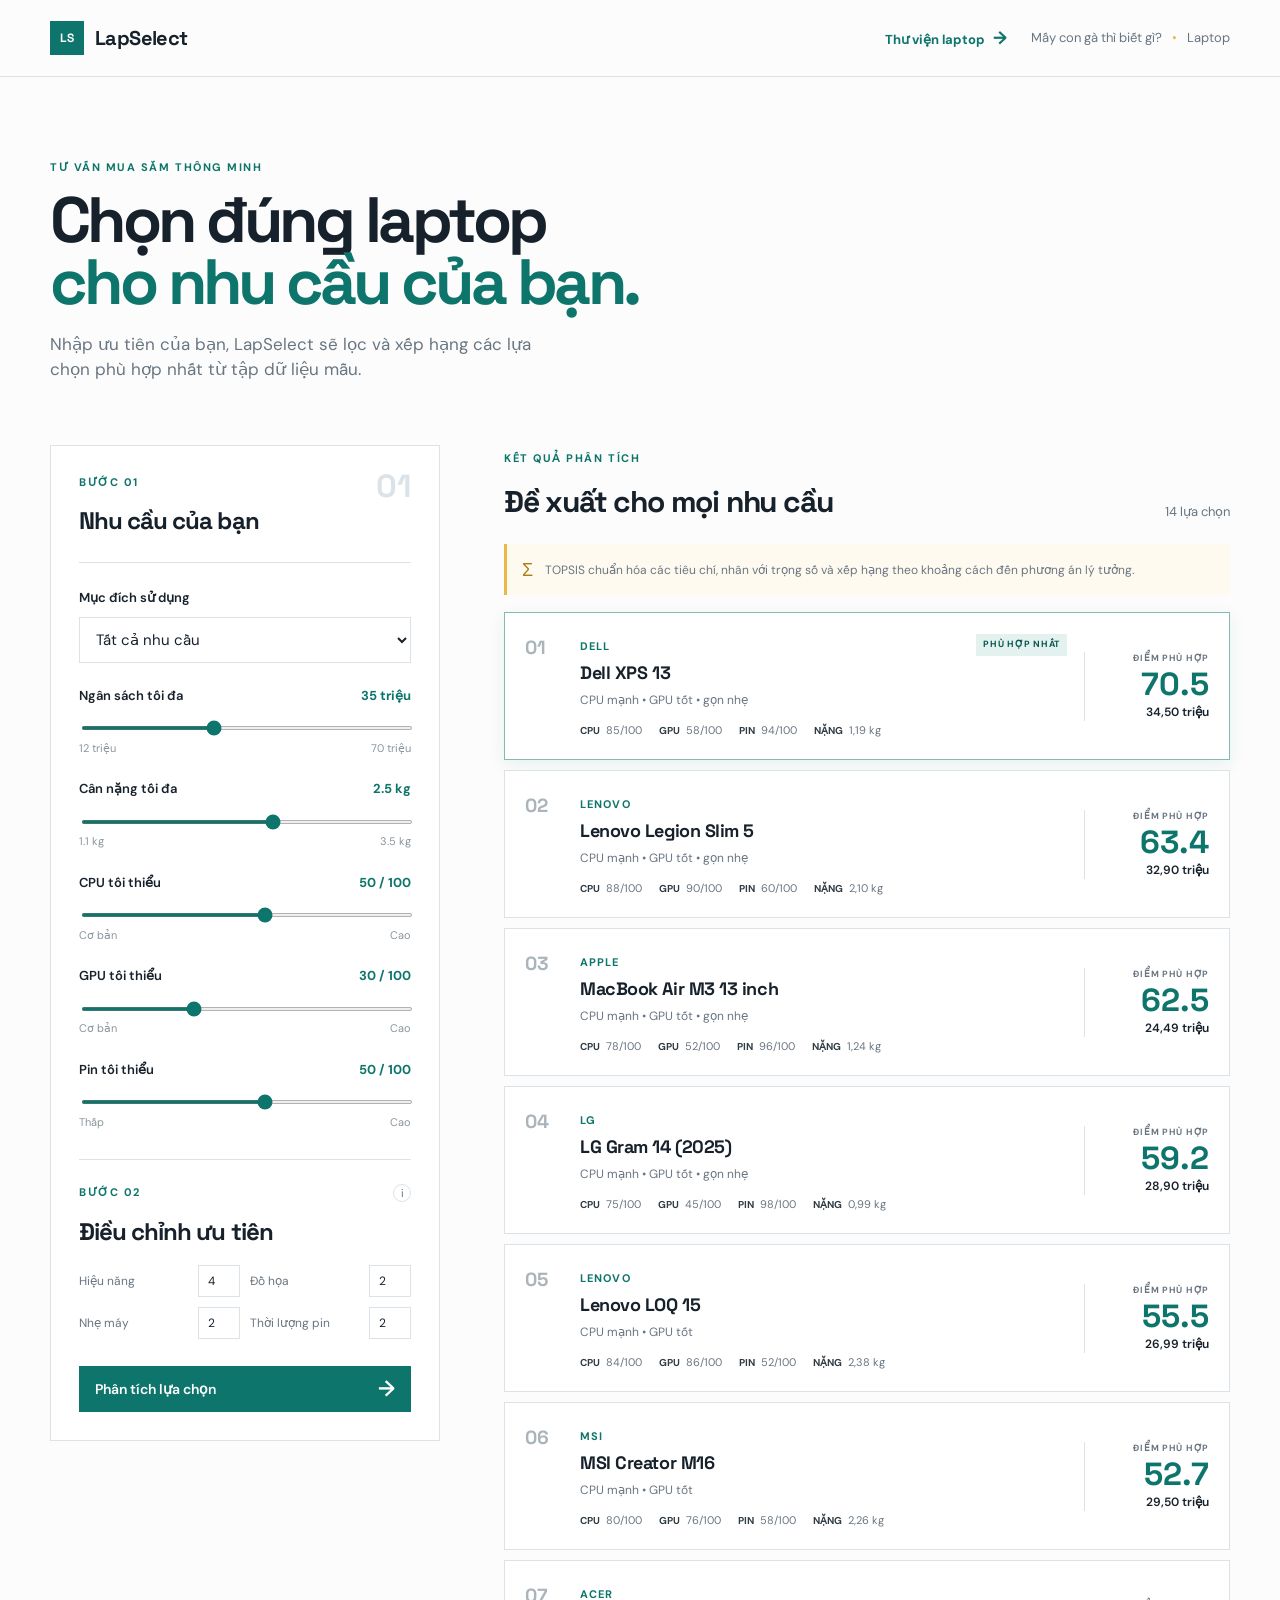
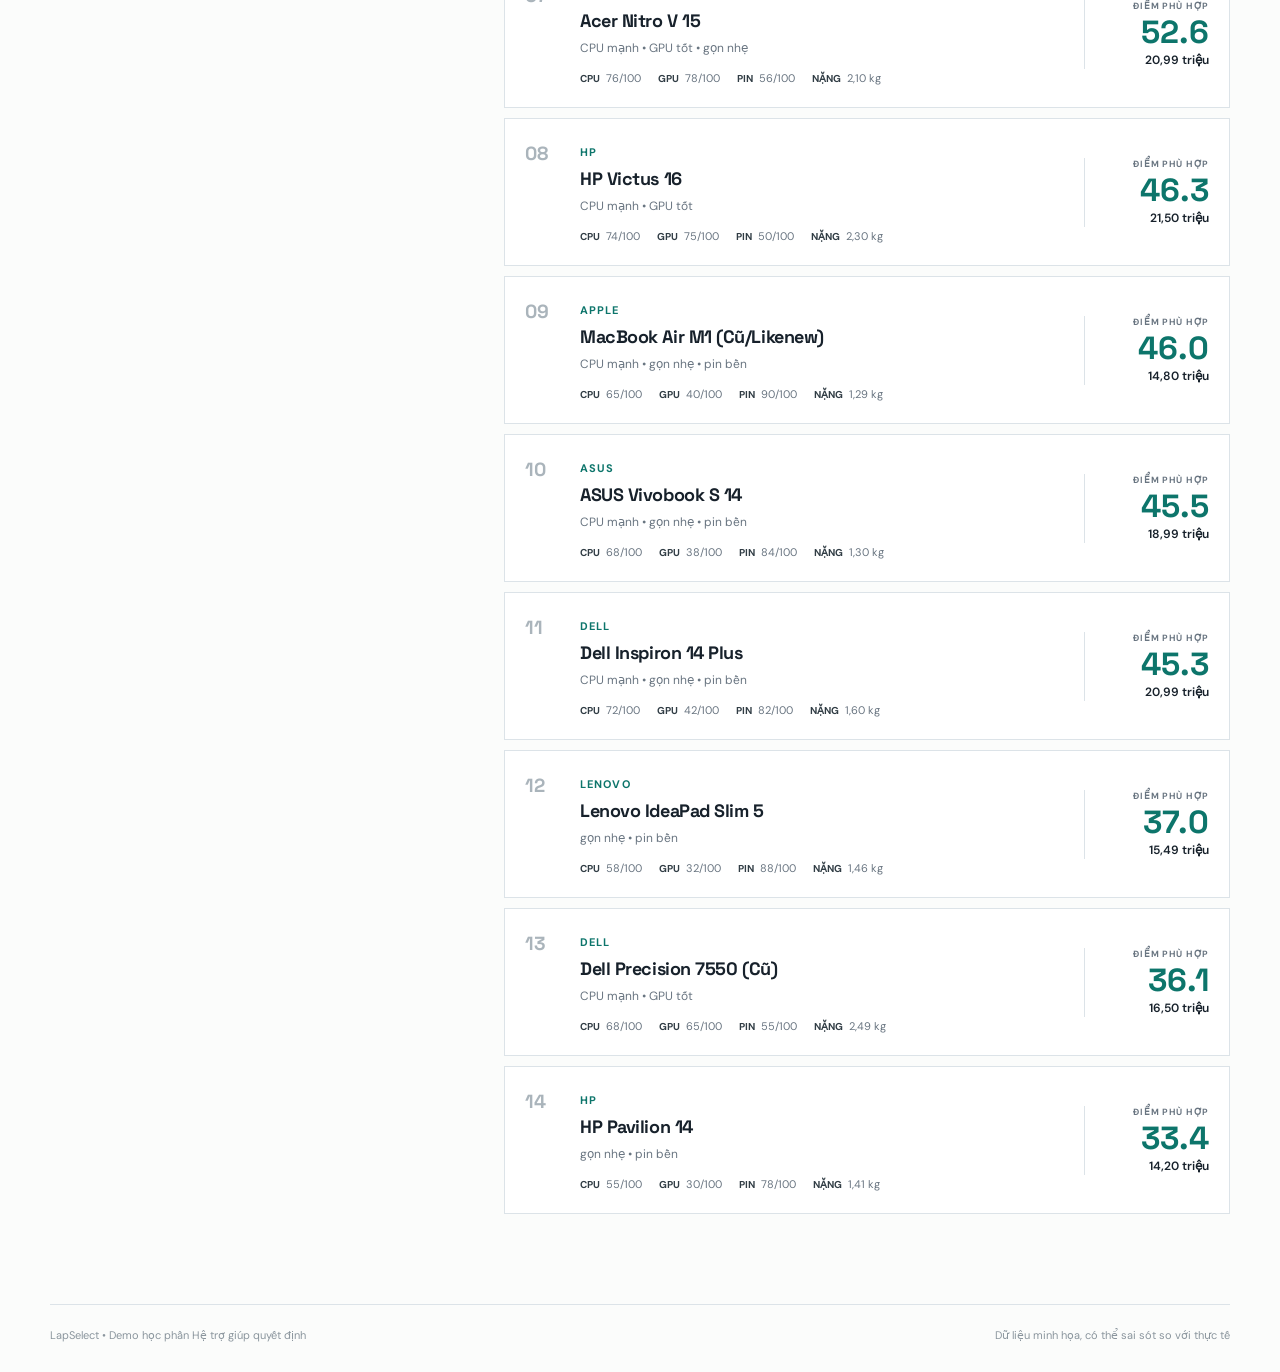
<file: index.html>
<!DOCTYPE html>
<html lang="vi">
<head>
  <meta charset="UTF-8">
  <meta name="viewport" content="width=device-width, initial-scale=1.0">
  <title>LapSelect | Tư vấn chọn laptop</title>
  <link rel="preconnect" href="https://fonts.googleapis.com">
  <link rel="preconnect" href="https://fonts.gstatic.com" crossorigin>
  <link href="https://fonts.googleapis.com/css2?family=DM+Sans:wght@400;500;600;700&family=Space+Grotesk:wght@500;600;700&display=swap" rel="stylesheet">
  <link rel="stylesheet" href="fegdchinh.css">
  <link rel="stylesheet" href="laptop-gallery.css">
</head>
<body>
  <header class="site-header">
    <div class="container header-inner">
      <a class="brand" href="giaodienchinh.html" aria-label="LapSelect trang chủ">
        <span class="brand-mark">LS</span>
        <span>LapSelect</span>
      </a>
      <div class="header-actions">
        <a class="library-link" href="giaodienphu1.html">Thư viện laptop <span>→</span></a>
        <div class="header-note">Mấy con gà thì biết gì? <span>•</span> Laptop</div>
      </div>
    </div>
  </header>

  <main class="container">
    <section class="intro">
      <p class="eyebrow">TƯ VẤN MUA SẮM THÔNG MINH</p>
      <h1>Chọn đúng laptop<br><em>cho nhu cầu của bạn.</em></h1>
      <p class="intro-copy">Nhập ưu tiên của bạn, LapSelect sẽ lọc và xếp hạng các lựa chọn phù hợp nhất từ tập dữ liệu mẫu.</p>
    </section>

    <div class="workspace">
      <aside class="panel form-panel">
        <div class="panel-heading">
          <div>
            <p class="section-label">BƯỚC 01</p>
            <h2>Nhu cầu của bạn</h2>
          </div>
          <span class="step-number">01</span>
        </div>

        <form id="recommendation-form">
          <div class="field-group">
            <label for="need">Mục đích sử dụng</label>
            <select id="need" name="need">
              <option value="all">Tất cả nhu cầu</option>
              <option value="van_phong">Văn phòng / Học tập</option>
              <option value="gaming">Gaming</option>
              <option value="do_hoa">Đồ họa / Trạm</option>
            </select>
          </div>

          <div class="field-group">
            <label for="budget">Ngân sách tối đa <output id="budget-value">35 triệu</output></label>
            <input id="budget" name="budget" type="range" min="12" max="70" step="1" value="35">
            <div class="range-meta"><span>12 triệu</span><span>70 triệu</span></div>
          </div>

          <div class="field-group">
            <label for="weight">Cân nặng tối đa <output id="weight-value">2.5 kg</output></label>
            <input id="weight" name="weight" type="range" min="1.1" max="3.5" step="0.1" value="2.5">
            <div class="range-meta"><span>1.1 kg</span><span>3.5 kg</span></div>
          </div>

          <div class="field-group">
            <label for="cpu">CPU tối thiểu <output id="cpu-value">50 / 100</output></label>
            <input id="cpu" name="cpu" type="range" min="0" max="90" step="5" value="50">
            <div class="range-meta"><span>Cơ bản</span><span>Cao</span></div>
          </div>

          <div class="field-group">
            <label for="gpu">GPU tối thiểu <output id="gpu-value">30 / 100</output></label>
            <input id="gpu" name="gpu" type="range" min="0" max="90" step="5" value="30">
            <div class="range-meta"><span>Cơ bản</span><span>Cao</span></div>
          </div>

          <div class="field-group">
            <label for="battery">Pin tối thiểu <output id="battery-value">50 / 100</output></label>
            <input id="battery" name="battery" type="range" min="0" max="90" step="5" value="50">
            <div class="range-meta"><span>Thấp</span><span>Cao</span></div>
          </div>

          <div class="weights-heading">
            <div>
              <p class="section-label">BƯỚC 02</p>
              <h2>Điều chỉnh ưu tiên</h2>
            </div>
            <span class="info-dot" title="Tổng trọng số được tự động chuẩn hóa">i</span>
          </div>
          <div class="weight-grid">
            <label>Hiệu năng <input class="weight-input" data-weight="performance" type="number" min="0" max="10" value="4"></label>
            <label>Đồ họa <input class="weight-input" data-weight="graphics" type="number" min="0" max="10" value="2"></label>
            <label>Nhẹ máy <input class="weight-input" data-weight="portability" type="number" min="0" max="10" value="2"></label>
            <label>Thời lượng pin <input class="weight-input" data-weight="battery" type="number" min="0" max="10" value="2"></label>
          </div>

          <button class="primary-button" type="submit">
            <span>Phân tích lựa chọn</span>
            <span class="button-arrow">→</span>
          </button>
        </form>
      </aside>

      <section class="results-area" aria-live="polite">
        <div class="results-topline">
          <div>
            <p class="section-label">KẾT QUẢ PHÂN TÍCH</p>
            <h2 id="result-title">Đề xuất dành cho bạn</h2>
          </div>
          <span class="result-count" id="result-count">0 lựa chọn</span>
        </div>
        <div class="logic-note">
          <span class="logic-icon">Σ</span>
          <p>TOPSIS chuẩn hóa các tiêu chí, nhân với trọng số và xếp hạng theo khoảng cách đến phương án lý tưởng.</p>
        </div>
        <div id="results" class="results-list"></div>
      </section>
    </div>
  </main>

  <footer class="container footer">
    <span>LapSelect • Demo học phần Hệ trợ giúp quyết định</span>
    <span>Dữ liệu minh họa, có thể sai sót so với thực tế</span>
  </footer>

  <div id="detail-modal" class="modal" hidden>
    <div class="modal-backdrop" data-close-modal></div>
    <section class="detail-dialog" role="dialog" aria-modal="true" aria-labelledby="detail-title">
      <button class="close-button" type="button" aria-label="Đóng" data-close-modal>×</button>
      <div id="detail-content"></div>
    </section>
  </div>

  <script src="data2.js"></script>
  <script src="laptop-images.js"></script>
  <script src="laptop-gallery.js"></script>
  <script src="data.js"></script>
  <script src="logicgdchinh.js"></script>
</body>
</html>
</file>
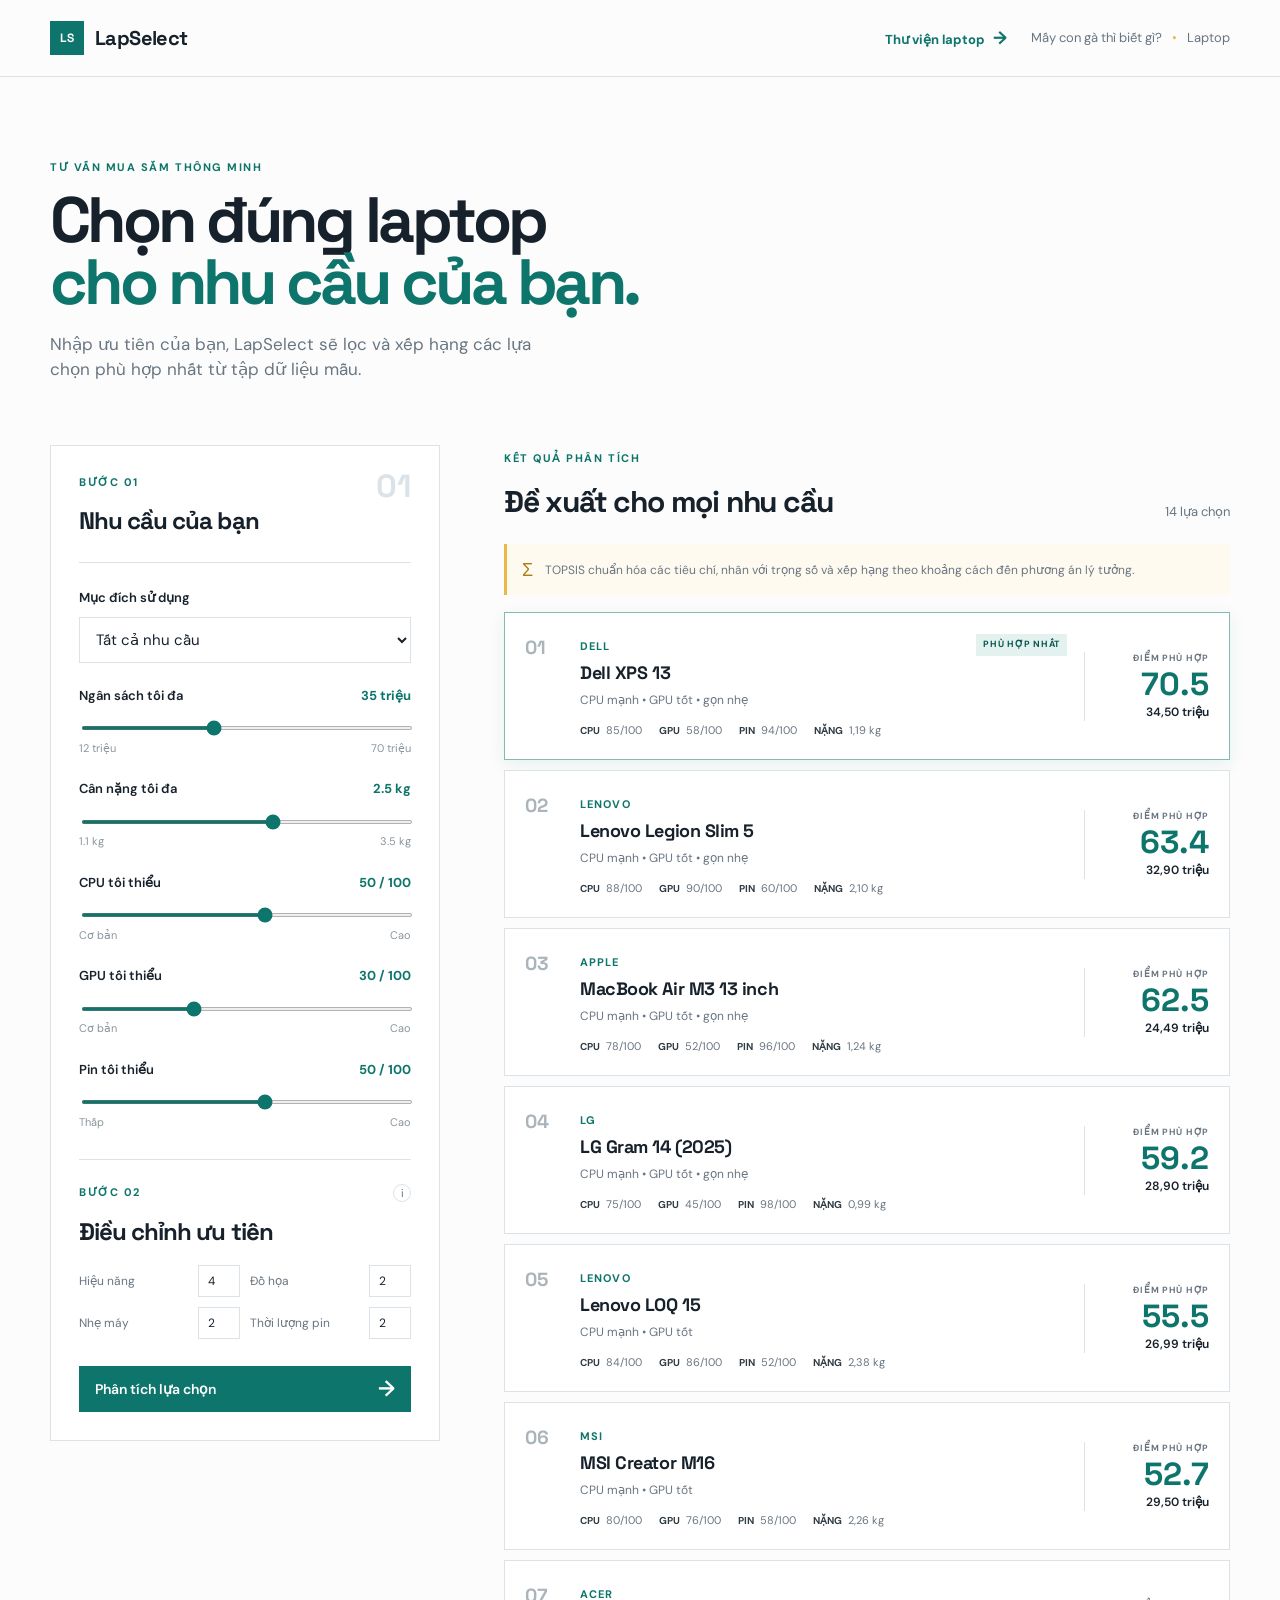
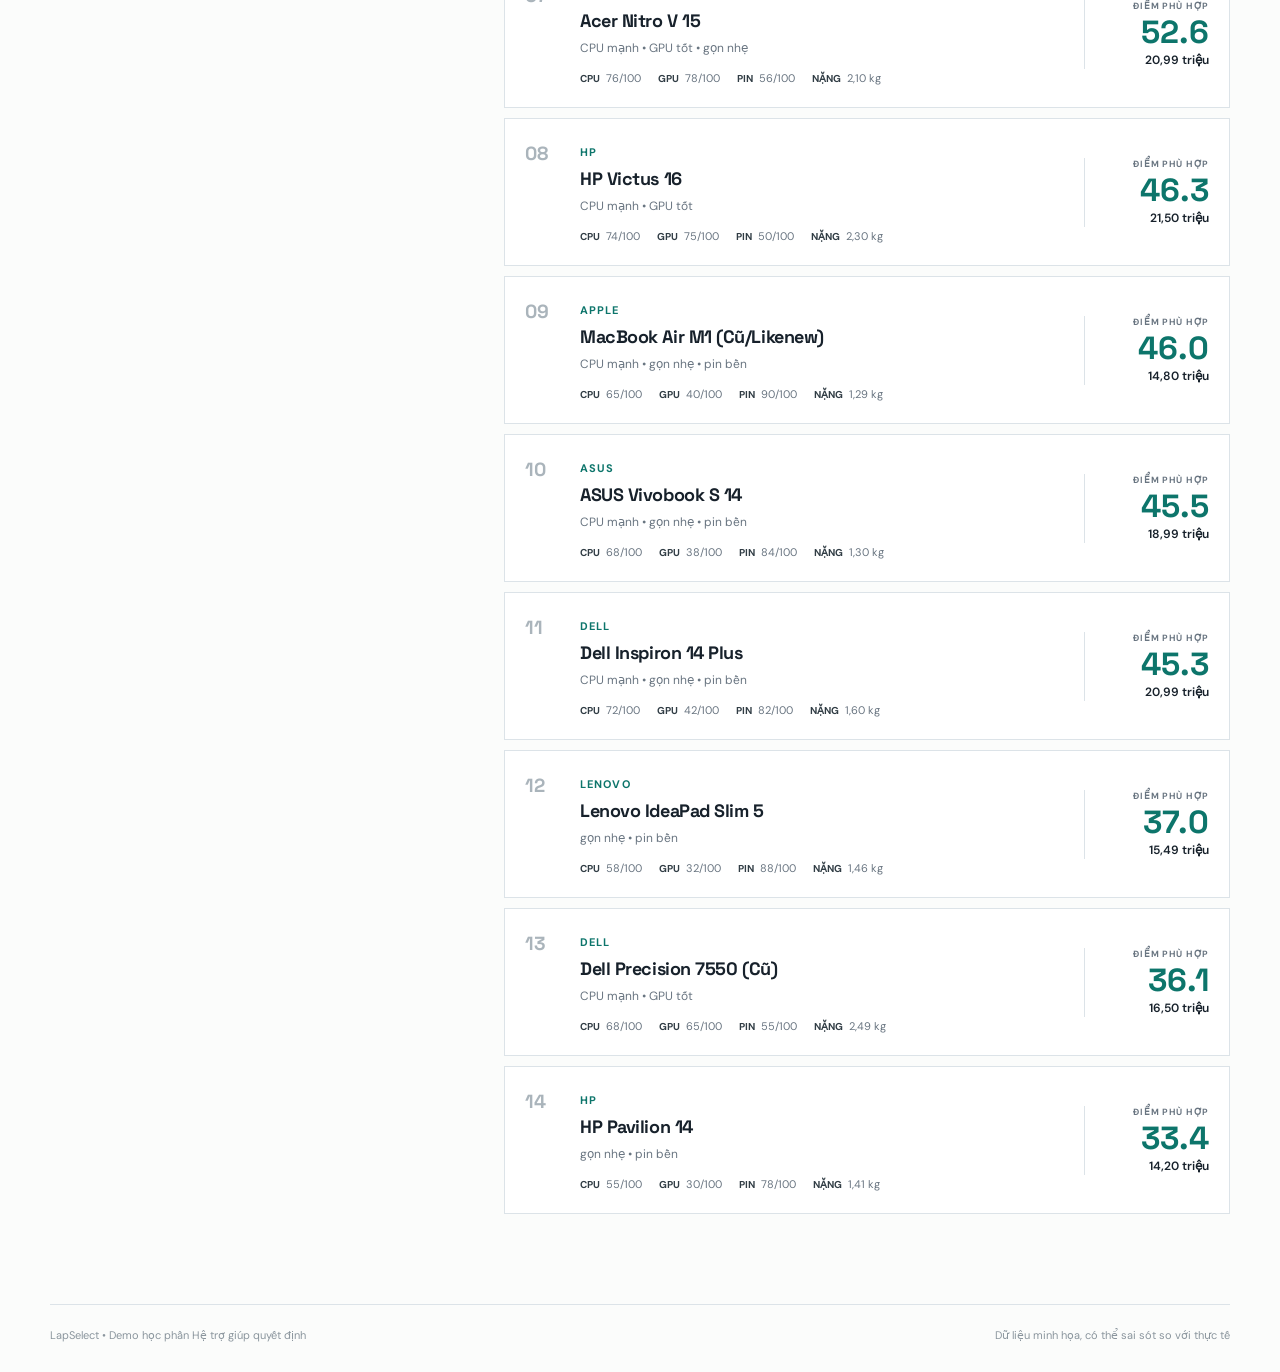
<file: giaodienchinh.html>
<!DOCTYPE html>
<html lang="vi">
<head>
  <meta charset="UTF-8">
  <meta name="viewport" content="width=device-width, initial-scale=1.0">
  <title>LapSelect | Tư vấn chọn laptop</title>
  <link rel="preconnect" href="https://fonts.googleapis.com">
  <link rel="preconnect" href="https://fonts.gstatic.com" crossorigin>
  <link href="https://fonts.googleapis.com/css2?family=DM+Sans:wght@400;500;600;700&family=Space+Grotesk:wght@500;600;700&display=swap" rel="stylesheet">
  <link rel="stylesheet" href="fegdchinh.css">
  <link rel="stylesheet" href="laptop-gallery.css">
</head>
<body>
  <header class="site-header">
    <div class="container header-inner">
      <a class="brand" href="giaodienchinh.html" aria-label="LapSelect trang chủ">
        <span class="brand-mark">LS</span>
        <span>LapSelect</span>
      </a>
      <div class="header-actions">
        <a class="library-link" href="giaodienphu1.html">Thư viện laptop <span>→</span></a>
        <div class="header-note">Mấy con gà thì biết gì? <span>•</span> Laptop</div>
      </div>
    </div>
  </header>

  <main class="container">
    <section class="intro">
      <p class="eyebrow">TƯ VẤN MUA SẮM THÔNG MINH</p>
      <h1>Chọn đúng laptop<br><em>cho nhu cầu của bạn.</em></h1>
      <p class="intro-copy">Nhập ưu tiên của bạn, LapSelect sẽ lọc và xếp hạng các lựa chọn phù hợp nhất từ tập dữ liệu mẫu.</p>
    </section>

    <div class="workspace">
      <aside class="panel form-panel">
        <div class="panel-heading">
          <div>
            <p class="section-label">BƯỚC 01</p>
            <h2>Nhu cầu của bạn</h2>
          </div>
          <span class="step-number">01</span>
        </div>

        <form id="recommendation-form">
          <div class="field-group">
            <label for="need">Mục đích sử dụng</label>
            <select id="need" name="need">
              <option value="all">Tất cả nhu cầu</option>
              <option value="van_phong">Văn phòng / Học tập</option>
              <option value="gaming">Gaming</option>
              <option value="do_hoa">Đồ họa / Trạm</option>
            </select>
          </div>

          <div class="field-group">
            <label for="budget">Ngân sách tối đa <output id="budget-value">35 triệu</output></label>
            <input id="budget" name="budget" type="range" min="12" max="70" step="1" value="35">
            <div class="range-meta"><span>12 triệu</span><span>70 triệu</span></div>
          </div>

          <div class="field-group">
            <label for="weight">Cân nặng tối đa <output id="weight-value">2.5 kg</output></label>
            <input id="weight" name="weight" type="range" min="1.1" max="3.5" step="0.1" value="2.5">
            <div class="range-meta"><span>1.1 kg</span><span>3.5 kg</span></div>
          </div>

          <div class="field-group">
            <label for="cpu">CPU tối thiểu <output id="cpu-value">50 / 100</output></label>
            <input id="cpu" name="cpu" type="range" min="0" max="90" step="5" value="50">
            <div class="range-meta"><span>Cơ bản</span><span>Cao</span></div>
          </div>

          <div class="field-group">
            <label for="gpu">GPU tối thiểu <output id="gpu-value">30 / 100</output></label>
            <input id="gpu" name="gpu" type="range" min="0" max="90" step="5" value="30">
            <div class="range-meta"><span>Cơ bản</span><span>Cao</span></div>
          </div>

          <div class="field-group">
            <label for="battery">Pin tối thiểu <output id="battery-value">50 / 100</output></label>
            <input id="battery" name="battery" type="range" min="0" max="90" step="5" value="50">
            <div class="range-meta"><span>Thấp</span><span>Cao</span></div>
          </div>

          <div class="weights-heading">
            <div>
              <p class="section-label">BƯỚC 02</p>
              <h2>Điều chỉnh ưu tiên</h2>
            </div>
            <span class="info-dot" title="Tổng trọng số được tự động chuẩn hóa">i</span>
          </div>
          <div class="weight-grid">
            <label>Hiệu năng <input class="weight-input" data-weight="performance" type="number" min="0" max="10" value="4"></label>
            <label>Đồ họa <input class="weight-input" data-weight="graphics" type="number" min="0" max="10" value="2"></label>
            <label>Nhẹ máy <input class="weight-input" data-weight="portability" type="number" min="0" max="10" value="2"></label>
            <label>Thời lượng pin <input class="weight-input" data-weight="battery" type="number" min="0" max="10" value="2"></label>
          </div>

          <button class="primary-button" type="submit">
            <span>Phân tích lựa chọn</span>
            <span class="button-arrow">→</span>
          </button>
        </form>
      </aside>

      <section class="results-area" aria-live="polite">
        <div class="results-topline">
          <div>
            <p class="section-label">KẾT QUẢ PHÂN TÍCH</p>
            <h2 id="result-title">Đề xuất dành cho bạn</h2>
          </div>
          <span class="result-count" id="result-count">0 lựa chọn</span>
        </div>
        <div class="logic-note">
          <span class="logic-icon">Σ</span>
          <p>TOPSIS chuẩn hóa các tiêu chí, nhân với trọng số và xếp hạng theo khoảng cách đến phương án lý tưởng.</p>
        </div>
        <div id="results" class="results-list"></div>
      </section>
    </div>
  </main>

  <footer class="container footer">
    <span>LapSelect • Demo học phần Hệ trợ giúp quyết định</span>
    <span>Dữ liệu minh họa, có thể sai sót so với thực tế</span>
  </footer>

  <div id="detail-modal" class="modal" hidden>
    <div class="modal-backdrop" data-close-modal></div>
    <section class="detail-dialog" role="dialog" aria-modal="true" aria-labelledby="detail-title">
      <button class="close-button" type="button" aria-label="Đóng" data-close-modal>×</button>
      <div id="detail-content"></div>
    </section>
  </div>

  <script src="data2.js"></script>
  <script src="laptop-images.js"></script>
  <script src="laptop-gallery.js"></script>
  <script src="data.js"></script>
  <script src="logicgdchinh.js"></script>
</body>
</html>
</file>
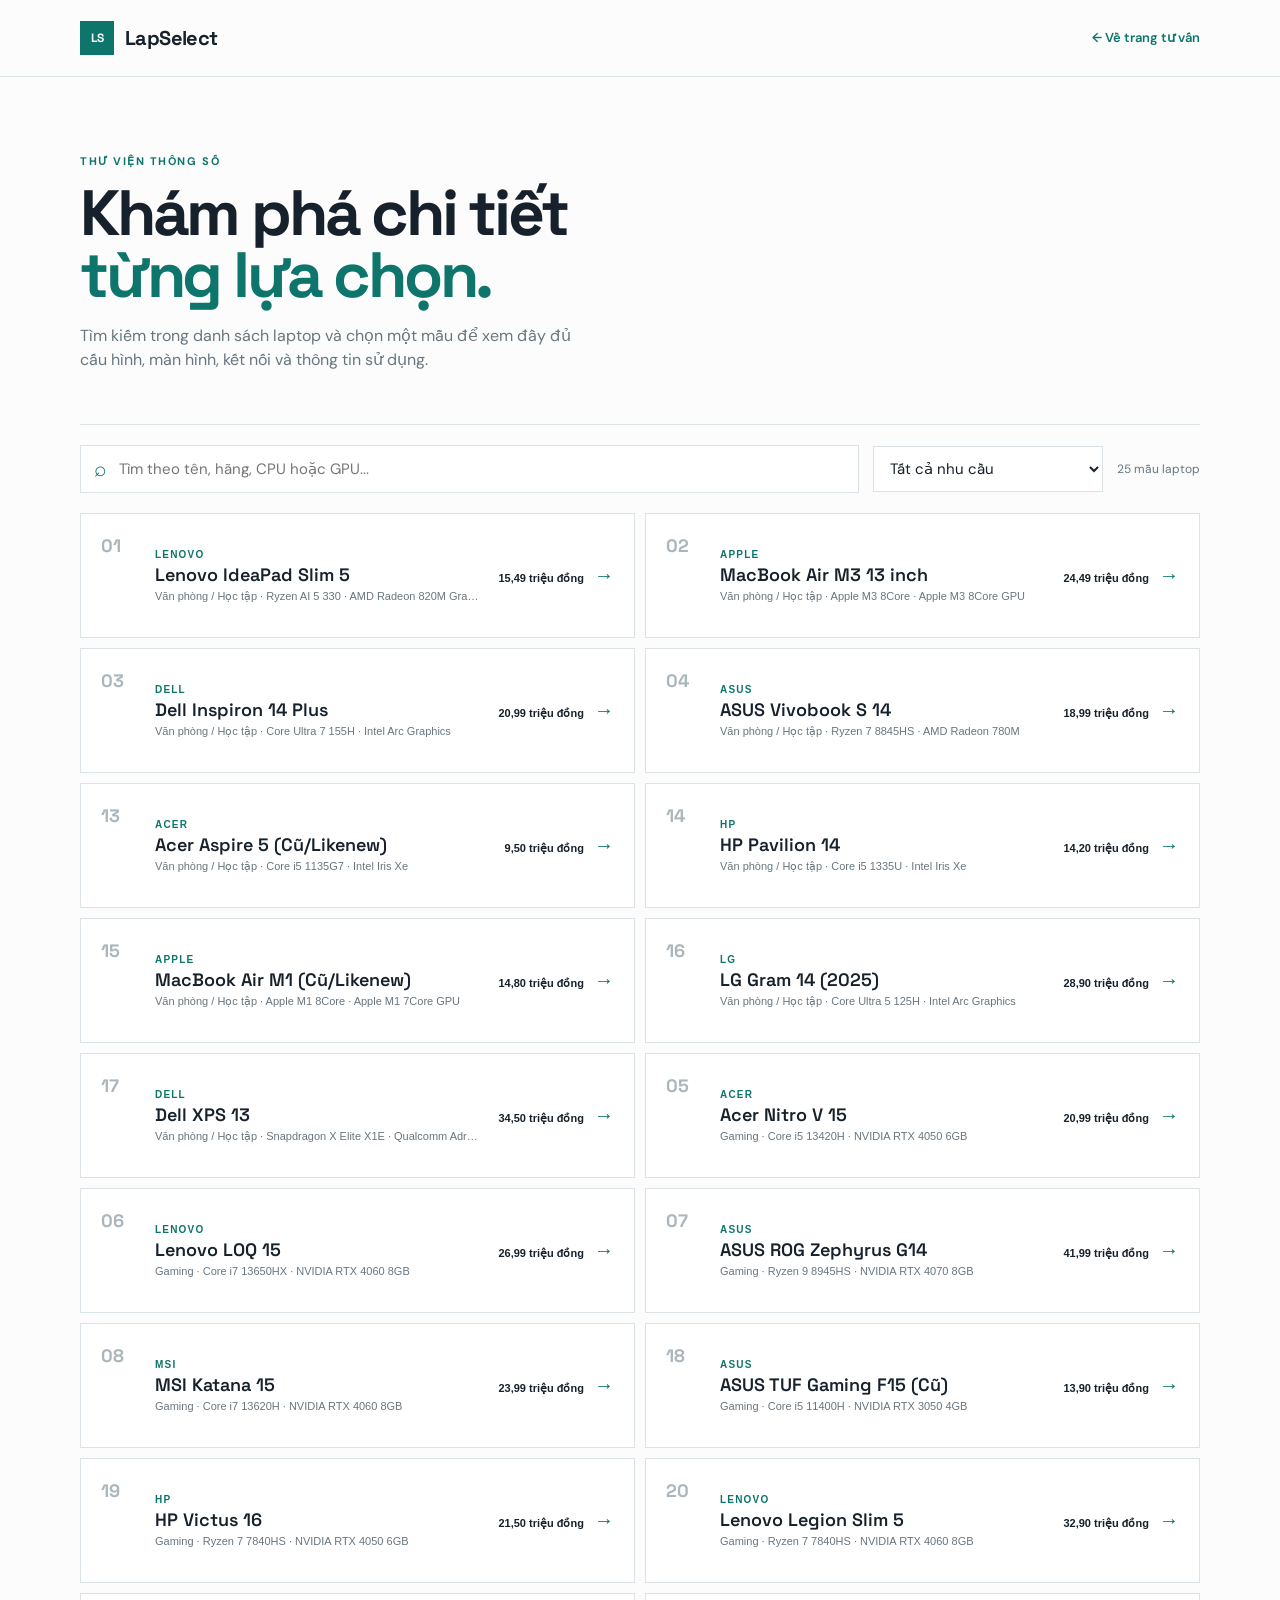
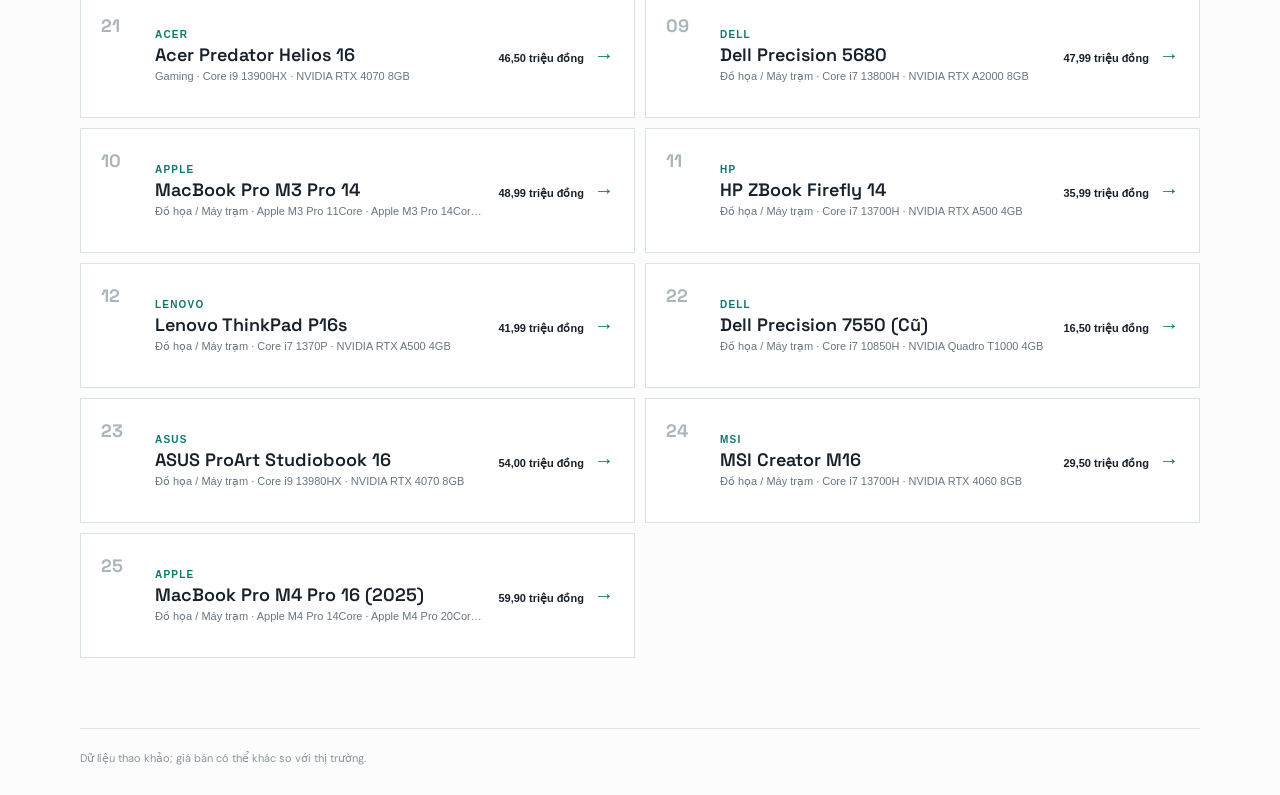
<file: giaodienphu1.html>
<!DOCTYPE html>
<html lang="vi">
<head>
	<meta charset="UTF-8">
	<meta name="viewport" content="width=device-width, initial-scale=1.0">
	<title>LapSelect | Thư viện thông số laptop</title>
	<link rel="preconnect" href="https://fonts.googleapis.com">
	<link rel="preconnect" href="https://fonts.gstatic.com" crossorigin>
	<link href="https://fonts.googleapis.com/css2?family=DM+Sans:wght@400;500;600;700&family=Space+Grotesk:wght@500;600;700&display=swap" rel="stylesheet">
	<link rel="stylesheet" href="fegdphu.css">
  <link rel="stylesheet" href="laptop-gallery.css">
</head>
<body>
	<header class="site-header">
		<div class="container header-inner">
			<a class="brand" href="giaodienchinh.html"><span class="brand-mark">LS</span><span>LapSelect</span></a>
			<a class="back-link" href="giaodienchinh.html">← Về trang tư vấn</a>
		</div>
	</header>

	<main class="container">
		<section class="intro">
			<p class="eyebrow">THƯ VIỆN THÔNG SỐ</p>
			<h1>Khám phá chi tiết<br><em>từng lựa chọn.</em></h1>
			<p class="intro-copy">Tìm kiếm trong danh sách laptop và chọn một mẫu để xem đầy đủ cấu hình, màn hình, kết nối và thông tin sử dụng.</p>
		</section>

		<section class="browser-shell">
			<div class="toolbar">
				<label class="search-box" for="search-input"><span>⌕</span><input id="search-input" type="search" placeholder="Tìm theo tên, hãng, CPU hoặc GPU..." autocomplete="off"></label>
				<select id="category-filter" aria-label="Lọc theo nhu cầu">
					<option value="all">Tất cả nhu cầu</option>
					<option value="van_phong">Văn phòng / Học tập</option>
					<option value="gaming">Gaming</option>
					<option value="do_hoa">Đồ họa / Máy trạm</option>
				</select>
				<span id="list-count" class="list-count"></span>
			</div>
			<div id="laptop-list" class="laptop-list" aria-live="polite"></div>
		</section>
	</main>

	<div id="detail-modal" class="modal" hidden>
		<div class="modal-backdrop" data-close-modal></div>
		<section class="detail-dialog" role="dialog" aria-modal="true" aria-labelledby="detail-title">
			<button class="close-button" type="button" aria-label="Đóng" data-close-modal>×</button>
			<div id="detail-content"></div>
		</section>
	</div>

	<footer class="container footer">Dữ liệu thao khảo; giá bán có thể khác so với thị trường.</footer>
	<script src="data2.js"></script>
  <script src="laptop-images.js"></script>
  <script src="laptop-gallery.js"></script>
	<script src="logicgdphu.js"></script>
</body>
</html>
</file>
<file: fegdchinh.css>
:root {
  --ink: #17212b;
  --muted: #697581;
  --line: #dce3e8;
  --soft: #f4f7f8;
  --paper: #fbfcfb;
  --accent: #0d756b;
  --accent-dark: #07564f;
  --warm: #e9b949;
  --white: #ffffff;
}

* { box-sizing: border-box; }
html { scroll-behavior: smooth; }
body {
  margin: 0;
  background: var(--paper);
  color: var(--ink);
  font-family: "DM Sans", sans-serif;
  font-size: 15px;
  line-height: 1.5;
}
.container { 
    width: min(1180px, calc(100% - 48px)); 
    margin: 0 auto; 
}
.site-header { 
    border-bottom: 1px solid var(--line); 
    background: rgba(251, 252, 251, .92); 
}
.header-inner { 
    height: 76px; display: flex; 
    align-items: center; 
    justify-content: space-between; 
}
.header-actions { display: flex; align-items: center; gap: 24px; }
.library-link { color: var(--accent); font-size: 13px; font-weight: 700; text-decoration: none; }
.library-link span { margin-left: 5px; font-size: 18px; }
.library-link:hover { color: var(--accent-dark); }
.brand { 
    display: inline-flex; 
    align-items: center; 
    gap: 11px; 
    color: var(--ink); 
    font-family: "Space Grotesk", sans-serif; 
    font-size: 20px; 
    font-weight: 700; 
    text-decoration: none; 
    letter-spacing: -.03em; 
}
.brand-mark { 
    display: grid; 
    place-items: center; 
    width: 34px; 
    height: 34px; 
    color: white; 
    background: var(--accent); 
    font-size: 12px; 
    letter-spacing: 0; 
}
.header-note { 
    color: var(--muted); 
    font-size: 13px; 
}
.header-note span { 
    padding: 0 7px; 
    color: var(--warm); 
}
.intro { 
    max-width: 640px; 
    padding: 82px 0 62px; 
}
.eyebrow, .section-label { 
    margin: 0 0 13px; 
    color: var(--accent); 
    font-size: 11px; 
    font-weight: 700; 
    letter-spacing: .14em; 
}
h1, h2, h3, p { margin-top: 0; }
h1 { 
    margin-bottom: 18px; 
    font-family: "Space Grotesk", sans-serif; 
    font-size: clamp(42px, 5vw, 68px); 
    line-height: .98; 
    letter-spacing: -.055em; 
}
h1 em { 
    color: var(--accent); 
    font-style: normal; 
}
.intro-copy { 
    max-width: 510px; 
    margin-bottom: 0; 
    color: var(--muted); 
    font-size: 17px; 
}
.workspace { 
    display: grid; 
    grid-template-columns: 390px 1fr; 
    gap: 64px; align-items: start; 
}
.panel { 
    border: 1px solid var(--line); 
    background: var(--white); 
}
.form-panel { padding: 28px; }
.panel-heading, .weights-heading, .results-topline { 
    display: flex; 
    justify-content: space-between; 
    align-items: flex-start; 
}
.panel-heading { 
    padding-bottom: 23px; 
    border-bottom: 1px solid var(--line); 
    margin-bottom: 25px; 
}
h2 { 
    margin-bottom: 0; 
    font-family: "Space Grotesk", sans-serif; 
    font-size: 24px; letter-spacing: -.04em; 
}
.step-number { 
    color: var(--line); 
    font-family: "Space Grotesk", sans-serif; 
    font-size: 32px; font-weight: 700; 
    line-height: .8; 
}
.field-group { margin-bottom: 23px; }
.field-group label { 
    display: flex; 
    justify-content: 
    space-between; 
    gap: 12px; 
    margin-bottom: 9px; 
    font-size: 13px; 
    font-weight: 600; 
}
output { 
    color: var(--accent); 
    font-weight: 700; 
}
select, .weight-input { 
    border: 1px solid var(--line); 
    border-radius: 0; 
    background: var(--white); 
    color: var(--ink); 
    font: inherit; 
}
select { 
    width: 100%; 
    padding: 11px 12px; 
    cursor: pointer; 
}
input[type="range"] { 
    width: 100%; 
    height: 4px; 
    accent-color: 
    var(--accent); cursor: pointer; 
}
.range-meta { 
    display: flex; 
    justify-content: space-between; 
    margin-top: 3px; 
    color: #8a959d; 
    font-size: 11px; 
}
.weights-heading { 
    margin: 29px 0 15px; 
    padding-top: 24px; 
    border-top: 1px solid var(--line); 
}
.info-dot { 
    display: grid; 
    place-items: center; 
    width: 18px; 
    height: 18px; 
    border: 1px solid var(--line); 
    border-radius: 50%; 
    color: var(--muted); 
    font-size: 11px; cursor: help; 
}
.weight-grid { 
    display: grid; 
    grid-template-columns: 1fr 1fr; 
    gap: 10px; 
}
.weight-grid label { 
    display: flex; 
    align-items: center; 
    justify-content: space-between; 
    gap: 8px; color: var(--muted); 
    font-size: 12px; 
}
.weight-input { 
    width: 42px; 
    padding: 6px 4px; 
    text-align: center; 
    color: var(--ink); 
}
.primary-button { 
    display: flex; 
    align-items: center; 
    justify-content: space-between; 
    width: 100%; margin-top: 27px; 
    padding: 14px 16px; border: 0; 
    background: var(--accent); 
    color: var(--white); 
    font: 600 14px "DM Sans", sans-serif; 
    cursor: pointer; 
    transition: background .2s ease; 
}
.primary-button:hover { background: var(--accent-dark); }
.button-arrow { 
    font-size: 22px; 
    line-height: 12px; 
}
.results-area { min-width: 0; }
.results-topline { 
    margin: 5px 0 20px; 
    align-items: end; 
}
.results-topline h2 { font-size: 30px; }
.result-count { 
    padding-bottom: 3px; 
    color: var(--muted); 
    font-size: 13px; 
}
.logic-note { 
    display: flex; 
    align-items: center; 
    gap: 12px; 
    margin-bottom: 17px; 
    padding: 12px 15px; 
    border-left: 3px solid var(--warm); 
    background: #fffaf0; color: var(--muted); 
    font-size: 12px; 
}
.logic-note p { margin: 0; }
.logic-note strong { 
    color: var(--ink); 
    font-weight: 600; 
}
.logic-icon { 
    color: #ab7c19; 
    font-family: "Space Grotesk", sans-serif; 
    font-size: 18px; 
}
.results-list { 
    display: grid; gap: 10px; 
}
.laptop-card { 
    display: grid; 
    grid-template-columns: 38px 1fr 125px; 
    gap: 17px; align-items: center; 
    padding: 21px 20px; 
    border: 1px solid var(--line); 
    background: var(--white); 
    cursor: pointer;
    text-align: left;
    transition: border-color .2s ease, transform .2s ease, box-shadow .2s ease;
}
.laptop-card:hover, .laptop-card:focus-visible { border-color: var(--accent); transform: translateY(-2px); box-shadow: 0 5px 16px rgba(13, 117, 107, .08); outline: none; }
.laptop-card.top-result { 
    border-color: #83bbb4; 
    box-shadow: 0 5px 16px rgba(13, 117, 107, .08); 
}
.rank { 
    align-self: start; 
    color: #aab4bb; 
    font-family: "Space Grotesk", sans-serif; 
    font-size: 19px; font-weight: 700;
}
.card-title-row { 
    display: flex; 
    justify-content: space-between; 
    gap: 10px; align-items: start; 
}
.laptop-brand { 
    color: var(--accent); 
    font-size: 11px; 
    font-weight: 700; 
    letter-spacing: .1em; 
    text-transform: uppercase; 
}
.laptop-card h3 { 
    margin: 2px 0 5px; 
    font-family: "Space Grotesk", sans-serif; 
    font-size: 18px; 
    letter-spacing: -.025em; 
}
.best-badge { 
    flex-shrink: 0; 
    padding: 4px 7px; 
    background: #e4f2ef; 
    color: var(--accent-dark); 
    font-size: 9px; 
    font-weight: 700; 
    letter-spacing: .08em; 
}
.reason { 
    margin: 0 0 13px; 
    color: var(--muted); 
    font-size: 12px; 
}
.specs { 
    display: 
    flex; flex-wrap: wrap; 
    gap: 7px 17px; 
    color: var(--muted); 
    font-size: 11px; 
}
.specs b { 
    margin-right: 3px; 
    color: #313d45; 
    font-size: 10px;
     font-weight: 700; 
    }
.card-score { 
    display: flex; 
    flex-direction: column; 
    align-items: flex-end; 
    border-left: 1px solid var(--line); 
    padding-left: 18px; 
}
.score-label { 
    color: var(--muted); 
    font-size: 9px; 
    font-weight: 700; 
    letter-spacing: .08em; 
    text-align: right; 
}
.card-score strong { 
    color: var(--accent); 
    font-family: "Space Grotesk", sans-serif;
     font-size: 32px; 
     line-height: 1.15; 
    }
.price { 
    color: var(--ink); 
    font-size: 12px; 
    font-weight: 600; 
}
.empty-state { 
    padding: 58px 25px; 
    border: 1px dashed #c8d2d6; 
    background: var(--white); 
    text-align: center; 
}
.empty-icon { 
    color: var(--accent); 
    font-size: 33px;
}
.empty-state h3 { 
    margin: 10px 0 6px; 
    font-family: "Space Grotesk", sans-serif; 
    font-size: 18px; 
}
.empty-state p { 
    max-width: 340px; 
    margin: 0 auto; 
    color: var(--muted); 
    font-size: 13px; 
}
.footer { 
    display: flex; 
    justify-content: space-between; 
    margin-top: 90px; 
    padding: 22px 0 28px; 
    border-top: 1px solid var(--line); 
    color: #8a959d; font-size: 11px; 
}
.modal[hidden] { display: none; }
.modal { position: fixed; inset: 0; z-index: 10; display: grid; place-items: center; padding: 24px; }
.modal-backdrop { position: absolute; inset: 0; background: rgba(16, 30, 34, .46); }
.detail-dialog { position: relative; z-index: 1; width: min(700px, 100%); max-height: min(760px, 90vh); overflow: auto; padding: 34px; background: var(--white); box-shadow: 0 20px 60px rgba(0, 0, 0, .18); }
.close-button { position: absolute; top: 12px; right: 15px; width: 32px; height: 32px; border: 0; background: transparent; color: var(--muted); font-size: 28px; line-height: 1; cursor: pointer; }
.detail-heading { display: flex; justify-content: space-between; gap: 20px; align-items: end; margin: 7px 0 25px; }
.detail-heading h2 { margin: 3px 0 4px; font-size: 30px; }
.category-tag { margin: 0; color: var(--muted); font-size: 13px; }
.detail-price { color: var(--accent); font: 700 20px "Space Grotesk", sans-serif; white-space: nowrap; }
.spec-table { border-top: 1px solid var(--line); }
.spec-row { display: grid; grid-template-columns: 175px 1fr; gap: 20px; padding: 12px 0; border-bottom: 1px solid var(--line); font-size: 13px; }
.spec-row span { color: var(--muted); }
.spec-row strong { font-weight: 600; }
body.modal-open { overflow: hidden; }

@media (max-width: 850px) {
  .workspace { grid-template-columns: 1fr; gap: 45px; }
  .form-panel { max-width: none; }
  .intro { padding: 58px 0 45px; }
}
@media (max-width: 600px) {
  .container { width: min(100% - 30px, 560px); }
  .header-inner { height: 66px; }
  .header-note { display: none; }
    .header-actions { gap: 0; }
  h1 { font-size: 43px; }
  .intro-copy { font-size: 15px; }
  .form-panel { padding: 22px 18px; }
  .laptop-card { 
    grid-template-columns: 
    25px 1fr; 
    gap: 10px; 
    padding: 17px 14px; 
}
  .card-score { 
    grid-column: 2; 
    align-items: flex-start; 
    border-top: 1px solid var(--line); 
    border-left: 0; 
    padding: 11px 0 0; 
}
  .score-label { text-align: left; }
  .card-score strong { font-size: 27px; }
  .price { position: absolute; margin: 5px 0 0 70px; }
  .best-badge { font-size: 8px; }
  .footer { display: block; margin-top: 60px; }
  .footer span { display: block; margin-top: 5px; }
    .detail-dialog { padding: 28px 20px; }
    .detail-heading { display: block; }
    .detail-price { display: block; margin-top: 12px; }
    .spec-row { grid-template-columns: 1fr; gap: 3px; }
}
</file>
<file: laptop-gallery.css>
.laptop-gallery {
  margin: 0 0 24px;
}

.laptop-gallery-main {
  display: block;
  width: 100%;
  height: clamp(190px, 35vw, 300px);
  object-fit: contain;
  padding: 16px;
  background: #fff;
  border: 1px solid var(--line);
  border-radius: 8px;
}

.laptop-gallery-thumbnails {
  display: flex;
  gap: 10px;
  overflow-x: auto;
  padding: 4px;
  margin-top: 8px;
}

.laptop-gallery-thumbnail {
  flex: 0 0 72px;
  height: 60px;
  padding: 5px;
  border: 2px solid var(--line);
  border-radius: 6px;
  background: #fff;
  cursor: pointer;
}

.laptop-gallery-thumbnail img {
  display: block;
  width: 100%;
  height: 100%;
  object-fit: contain;
}

.laptop-gallery-thumbnail:hover,
.laptop-gallery-thumbnail[aria-pressed="true"] {
  border-color: var(--accent);
}

.laptop-gallery-thumbnail:focus-visible {
  outline: 2px solid var(--accent);
  outline-offset: 2px;
}

.laptop-gallery-count {
  margin: 6px 0 0;
  color: var(--muted);
  font-size: 12px;
  text-align: center;
}
</file>
<file: fegdphu.css>
:root { 
    --ink: #17212b; 
    --muted: #687680; 
    --line: #dbe3e7; 
    --paper: #fbfcfb; 
    --white: #fff; 
    --accent: #0d756b; 
    --accent-dark: #07564f; 
    --warm: #e9b949; 
}
* { box-sizing: border-box; }
body { 
    margin: 0; 
    color: var(--ink); 
    background: var(--paper); 
    font: 15px/1.5 "DM Sans", sans-serif; 
}
.container { 
    width: min(1120px, calc(100% - 48px)); 
    margin: 0 auto; 
}
.site-header { 
    border-bottom: 1px solid var(--line); 
    background: rgba(251,252,251,.95); 
}
.header-inner { 
    height: 76px; 
    display: flex; 
    align-items: center; 
    justify-content: space-between; 
}
.brand { 
    display: inline-flex;
    align-items: center; 
    gap: 11px; color: var(--ink); 
    font: 700 20px "Space Grotesk", sans-serif; 
    letter-spacing: -.03em; 
    text-decoration: none; 
}
.brand-mark { 
    display: grid; 
    place-items: center; 
    width: 34px; 
    height: 34px; 
    color: var(--white); 
    background: var(--accent); 
    font-size: 12px; 
}
.back-link { 
    color: var(--accent); 
    font-size: 13px; 
    font-weight: 600; 
    text-decoration: none; 
}
.intro { 
    padding: 76px 0 52px; 
    max-width: 620px; 
}
.eyebrow { 
    margin: 0 0 12px; 
    color: var(--accent); 
    font-size: 11px; 
    font-weight: 700; 
    letter-spacing: .14em; 
}
h1, h2 { 
    font-family: "Space Grotesk", sans-serif; 
    letter-spacing: -.05em; 
}
h1 { 
    margin: 0 0 17px; 
    font-size: clamp(42px, 5vw, 66px); 
    line-height: .98; 
}
h1 em { 
    color: var(--accent); 
    font-style: normal; 
}
.intro-copy { 
    max-width: 510px; 
    margin: 0; 
    color: var(--muted); 
    font-size: 16px; 
}
.browser-shell { 
    border-top: 1px solid var(--line); 
}
.toolbar { 
    display: grid;
    grid-template-columns: 1fr 230px auto; 
    gap: 14px; 
    align-items: center; 
    padding: 20px 0; 
}
.search-box { 
    display: flex; 
    align-items: center; 
    gap: 10px; 
    padding: 11px 13px; 
    border: 1px solid var(--line); 
    background: var(--white); 
    color: var(--accent); 
}
.search-box span { 
    font-size: 21px; 
    line-height: 1; 
}
.search-box input, #category-filter { 
    width: 100%; 
    border: 0; 
    outline: 0; 
    background: transparent; 
    color: var(--ink); 
    font: inherit; 
}
#category-filter { 
    padding: 11px 12px;
    border: 1px solid var(--line); 
    background: var(--white); 
}
.list-count { 
    color: var(--muted); 
    font-size: 12px; 
    white-space: nowrap; 
}
.laptop-list { 
    display: grid; 
    grid-template-columns: repeat(2, minmax(0, 1fr)); 
    gap: 10px; 
}
.laptop-card { 
    display: grid; 
    grid-template-columns: 38px 1fr auto; 
    gap: 16px; align-items: center; 
    min-height: 125px; padding: 20px; 
    border: 1px solid var(--line); 
    background: var(--white); 
    color: var(--ink); text-align: left; 
    cursor: pointer; 
    transition: border-color .2s, transform .2s; 
}
.laptop-card:hover { 
    border-color: var(--accent); 
    transform: translateY(-2px); 
}
.card-number { 
    align-self: start; 
    color: #abb6bc; 
    font: 700 18px "Space Grotesk", sans-serif; 
}
.card-body { 
    display: flex;
    flex-direction: column;
    min-width: 0;
}
.brand-label {
    color: var(--accent);
    font-size: 10px;
    font-weight: 700;
    letter-spacing: .12em;
    text-transform: uppercase;
}
.card-body strong {
    margin: 3px 0 4px;
    font: 600 18px "Space Grotesk", sans-serif;
}
.card-meta {
    overflow: hidden;
    color: var(--muted);
    font-size: 11px;
    text-overflow: ellipsis;
    white-space: nowrap;
}
.card-price {
    color: var(--ink);
    font-size: 11px;
    font-weight: 600;
    white-space: nowrap;
}
.card-price b {
    margin-left: 7px;
    color: var(--accent);
    font-size: 20px;
    font-weight: 400;
}
.empty-state {
    grid-column: 1/-1;
    padding: 48px;
    border: 1px dashed var(--line);
    text-align: center;
}
.empty-state strong, .empty-state span {
    display: block;
}.empty-state span {
    margin-top: 5px;
    color: var(--muted);
    font-size: 13px;
}
.footer { 
    margin-top: 70px; 
    padding: 21px 0 28px; 
    border-top: 1px solid var(--line); 
    color: #8a959d; 
    font-size: 11px; }
.modal[hidden] { 
    display: none; 
}.modal { 
    position: fixed; 
    inset: 0; z-index: 10; 
    display: grid; 
    place-items: center; 
    padding: 24px; 
}.modal-backdrop { 
    position: absolute; 
    inset: 0; 
    background: rgba(16,30,34,.46); 
}.detail-dialog { 
    position: relative; 
    z-index: 1; 
    width: min(700px, 100%); 
    max-height: min(760px, 90vh); 
    overflow: auto; padding: 34px; 
    background: var(--white); 
    box-shadow: 0 20px 60px rgba(0,0,0,.18); 
}.close-button { 
    position: absolute; 
    top: 12px; 
    right: 15px; 
    width: 32px; 
    height: 32px; 
    border: 0; 
    background: transparent; 
    color: var(--muted); 
    font-size: 28px; 
    line-height: 1; 
    cursor: pointer; 
}.detail-heading { 
    display: flex; 
    justify-content: space-between; 
    gap: 20px; 
    align-items: end; 
    margin: 7px 0 25px; 
}.detail-heading h2 { 
    margin: 3px 0 4px; 
    font-size: 30px; 
}.category-tag { 
    margin: 0; 
    color: var(--muted); 
    font-size: 13px; 
}.detail-price { 
    color: var(--accent); 
    font: 700 20px "Space Grotesk", 
    sans-serif; 
    white-space: nowrap; 
}.spec-table { 
    border-top: 1px solid var(--line); 
}.spec-row { 
    display: grid; 
    grid-template-columns: 175px 1fr; 
    gap: 20px; padding: 12px 0; 
    border-bottom: 1px solid var(--line); 
    font-size: 13px; 
}.spec-row span { 
    color: var(--muted); 
}.spec-row strong { font-weight: 600; }
@media (max-width: 720px) { .container { 
    width: min(100% - 30px, 560px); 
}.header-inner { height: 66px; }.toolbar, .laptop-list { 
    grid-template-columns: 1fr; 
}.list-count { 
    justify-self: end; 
}.intro { padding: 55px 0 40px; 
}.laptop-card { 
    grid-template-columns: 28px 1fr; 
}.card-price { 
    grid-column: 2;
 }.detail-dialog { 
    padding: 28px 20px; 
}.detail-heading { 
    display: block; 
}.detail-price { 
    display: block; 
    margin-top: 12px; 
}.spec-row { grid-template-columns: 1fr; gap: 3px; } }
</file>
